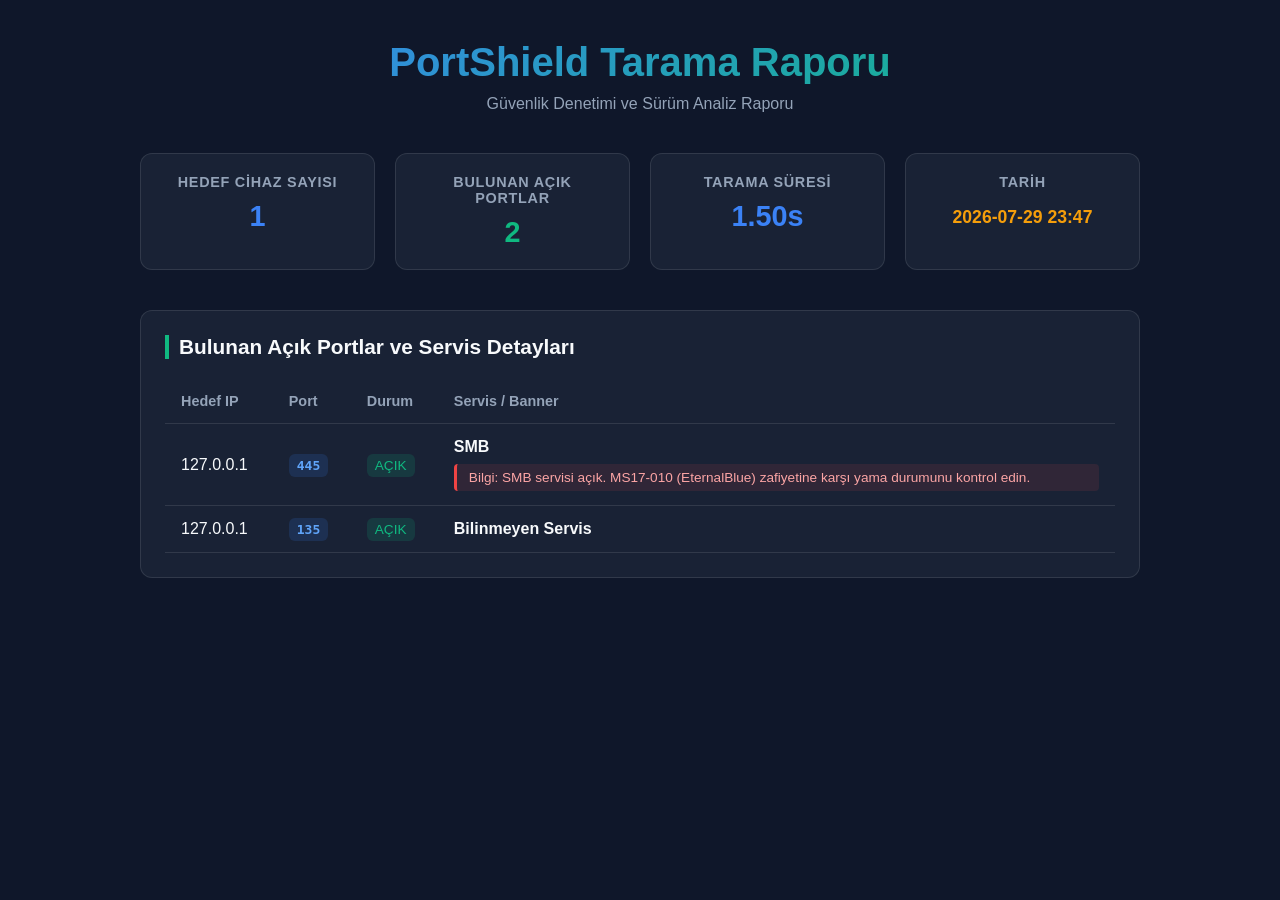
<file: rapor.html>
<!DOCTYPE html>
<html lang="tr">
<head>
    <meta charset="UTF-8">
    <meta name="viewport" content="width=device-width, initial-scale=1.0">
    <title>PortShield Tarama Raporu</title>
    <style>
        :root {
            --bg-color: #0f172a;
            --card-bg: rgba(30, 41, 59, 0.7);
            --border-color: rgba(255, 255, 255, 0.1);
            --text-primary: #f8fafc;
            --text-secondary: #94a3b8;
            --accent-green: #10b981;
            --accent-blue: #3b82f6;
            --accent-red: #ef4444;
            --accent-yellow: #f59e0b;
        }
        body {
            background-color: var(--bg-color);
            color: var(--text-primary);
            font-family: 'Segoe UI', Roboto, sans-serif;
            margin: 0;
            padding: 40px 20px;
            display: flex;
            flex-direction: column;
            align-items: center;
        }
        .container {
            max-width: 1000px;
            width: 100%;
        }
        .header {
            text-align: center;
            margin-bottom: 40px;
        }
        .header h1 {
            background: linear-gradient(135deg, #3b82f6, #10b981);
            -webkit-background-clip: text;
            -webkit-text-fill-color: transparent;
            font-size: 2.5rem;
            margin: 0;
        }
        .header p {
            color: var(--text-secondary);
            margin: 10px 0 0 0;
        }
        .stats-grid {
            display: grid;
            grid-template-columns: repeat(auto-fit, minmax(200px, 1fr));
            gap: 20px;
            margin-bottom: 40px;
        }
        .stat-card {
            background: var(--card-bg);
            border: 1px solid var(--border-color);
            border-radius: 12px;
            padding: 20px;
            text-align: center;
            backdrop-filter: blur(10px);
        }
        .stat-card h3 {
            margin: 0;
            color: var(--text-secondary);
            font-size: 0.9rem;
            text-transform: uppercase;
            letter-spacing: 0.05em;
        }
        .stat-card p {
            margin: 10px 0 0 0;
            font-size: 1.8rem;
            font-weight: bold;
            color: var(--accent-blue);
        }
        .stat-card.green p { color: var(--accent-green); }
        .stat-card.yellow p { color: var(--accent-yellow); }
        .table-card {
            background: var(--card-bg);
            border: 1px solid var(--border-color);
            border-radius: 12px;
            padding: 24px;
            backdrop-filter: blur(10px);
        }
        .table-card h2 {
            margin-top: 0;
            margin-bottom: 20px;
            font-size: 1.3rem;
            border-left: 4px solid var(--accent-green);
            padding-left: 10px;
        }
        table {
            width: 100%;
            border-collapse: collapse;
            text-align: left;
        }
        th, td {
            padding: 14px 16px;
            border-bottom: 1px solid var(--border-color);
        }
        th {
            color: var(--text-secondary);
            font-weight: 600;
            font-size: 0.9rem;
        }
        tr:hover {
            background: rgba(255, 255, 255, 0.02);
        }
        .port-badge {
            background: rgba(59, 130, 246, 0.15);
            color: #60a5fa;
            padding: 4px 8px;
            border-radius: 6px;
            font-weight: 600;
            font-family: monospace;
        }
        .status-badge {
            background: rgba(16, 185, 129, 0.15);
            color: var(--accent-green);
            padding: 4px 8px;
            border-radius: 6px;
            font-size: 0.85rem;
            font-weight: 500;
        }
        .warning-list {
            margin: 8px 0 0 0;
            padding: 0;
            list-style: none;
        }
        .warning-item {
            color: #fca5a5;
            background: rgba(239, 68, 68, 0.1);
            border-left: 3px solid var(--accent-red);
            padding: 6px 12px;
            border-radius: 4px;
            margin-top: 6px;
            font-size: 0.85rem;
        }
    </style>
</head>
<body>
    <div class="container">
        <div class="header">
            <h1>PortShield Tarama Raporu</h1>
            <p>Güvenlik Denetimi ve Sürüm Analiz Raporu</p>
        </div>
        
        <div class="stats-grid">
            <div class="stat-card">
                <h3>Hedef Cihaz Sayısı</h3>
                <p>1</p>
            </div>
            <div class="stat-card green">
                <h3>Bulunan Açık Portlar</h3>
                <p>2</p>
            </div>
            <div class="stat-card">
                <h3>Tarama Süresi</h3>
                <p>1.50s</p>
            </div>
            <div class="stat-card yellow">
                <h3>Tarih</h3>
                <p style="font-size: 1.1rem; line-height: 2.2rem;">2026-07-29 23:47</p>
            </div>
        </div>

        <div class="table-card">
            <h2>Bulunan Açık Portlar ve Servis Detayları</h2>
            <table>
                <thead>
                    <tr>
                        <th>Hedef IP</th>
                        <th>Port</th>
                        <th>Durum</th>
                        <th>Servis / Banner</th>
                    </tr>
                </thead>
                <tbody>

                    <tr>
                        <td>127.0.0.1</td>
                        <td><span class="port-badge">445</span></td>
                        <td><span class="status-badge">AÇIK</span></td>
                        <td>
                            <strong>SMB</strong>
                            <ul class="warning-list"><li class="warning-item">Bilgi: SMB servisi açık. MS17-010 (EternalBlue) zafiyetine karşı yama durumunu kontrol edin.</li></ul>
                        </td>
                    </tr>

                    <tr>
                        <td>127.0.0.1</td>
                        <td><span class="port-badge">135</span></td>
                        <td><span class="status-badge">AÇIK</span></td>
                        <td>
                            <strong>Bilinmeyen Servis</strong>
                            
                        </td>
                    </tr>

                </tbody>
            </table>
        </div>
    </div>
</body>
</html>
</file>
